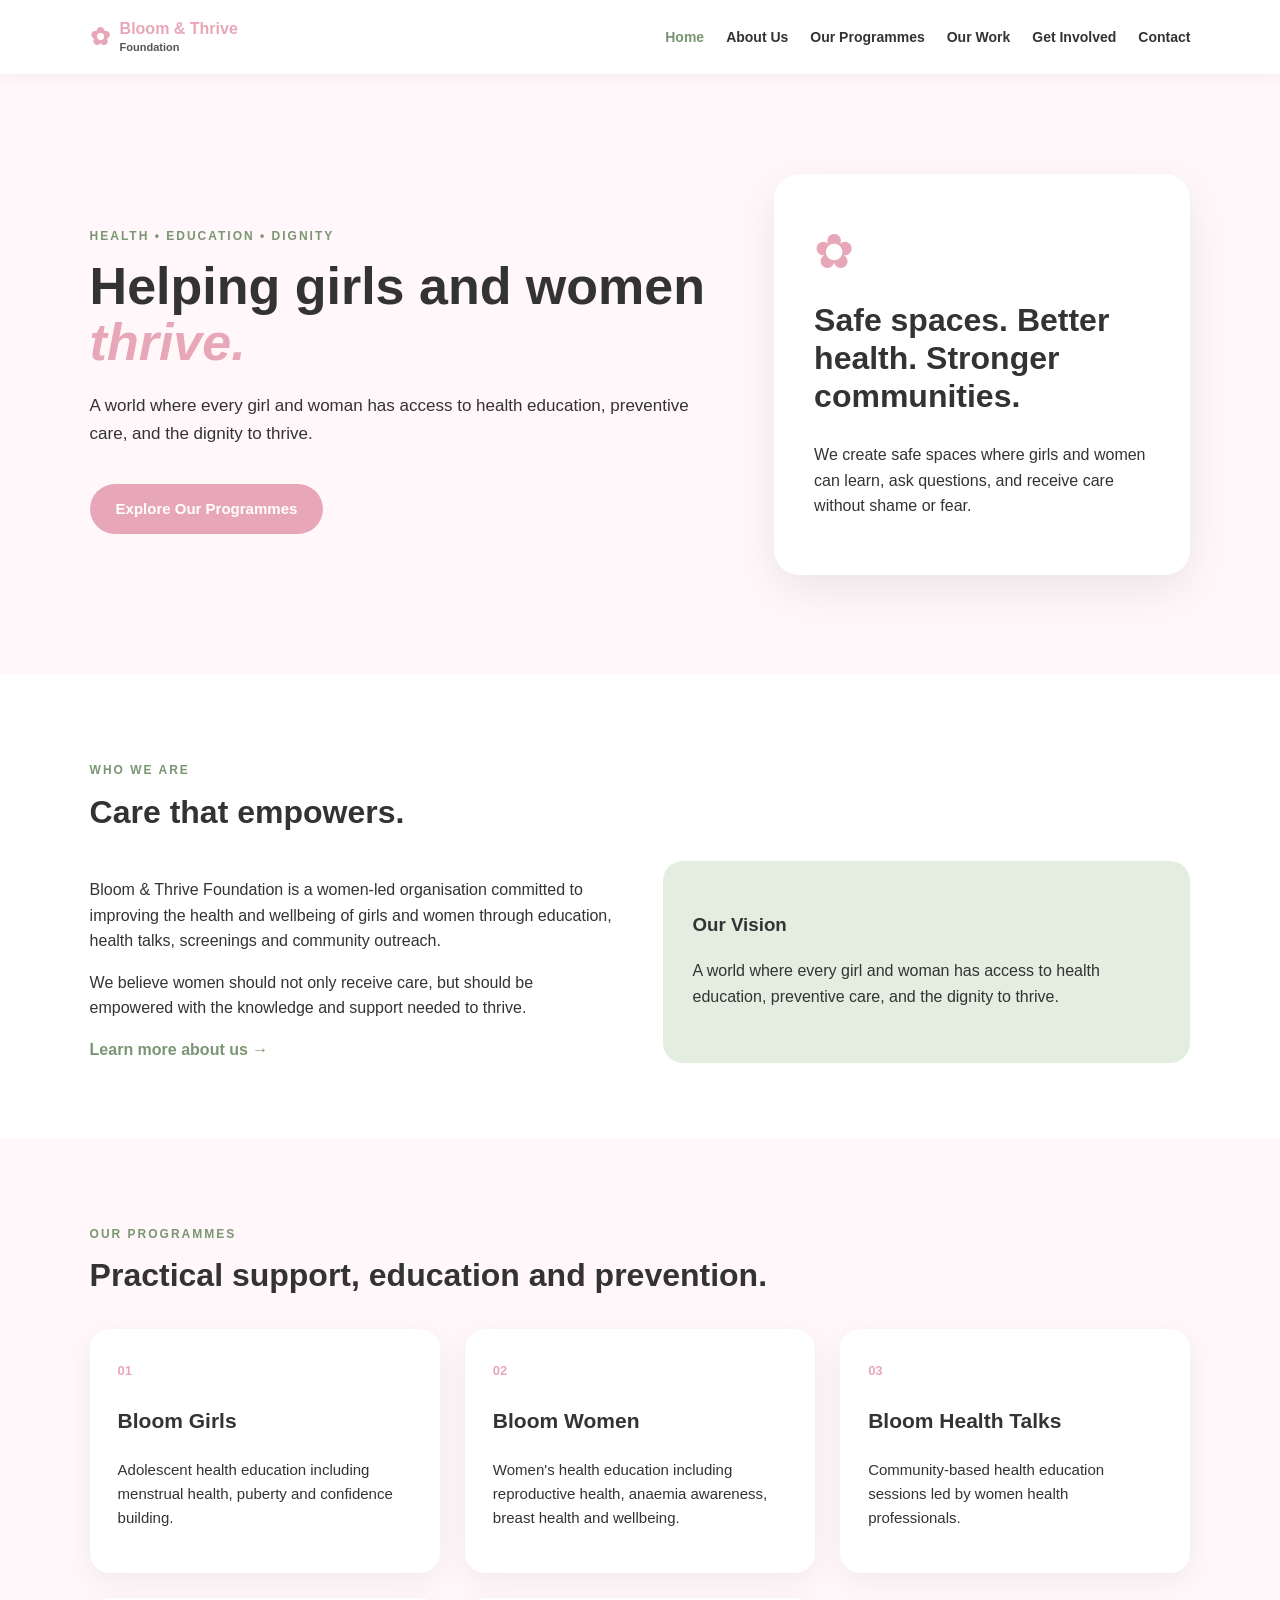
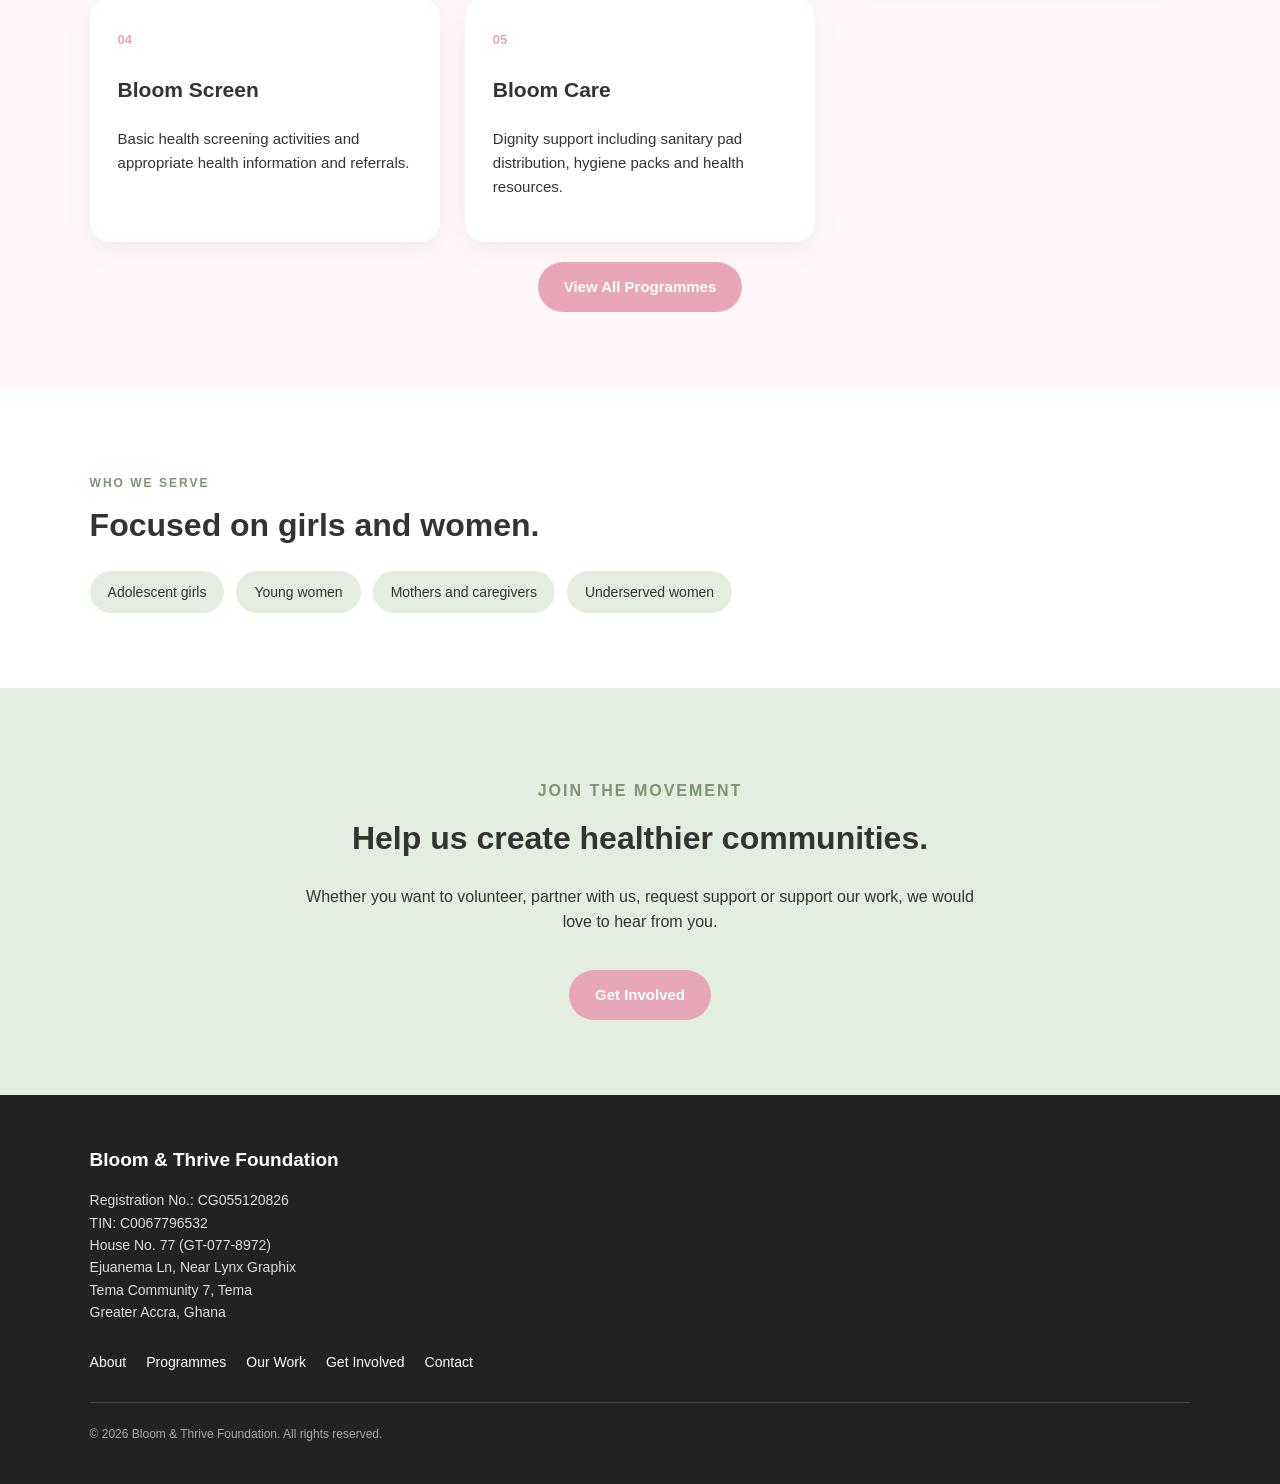
<file: index.html>
<!doctype html>
<html lang="en">
<head>
<meta charset="utf-8">
<meta name="viewport" content="width=device-width, initial-scale=1">

<title>Bloom & Thrive Foundation | Women's Health & Wellbeing in Ghana</title>

<meta name="description" content="Bloom & Thrive Foundation is a women-led organisation in Ghana supporting girls and women through health education, preventive care, screenings and community outreach.">

<link rel="stylesheet" href="style.css">

<link rel="stylesheet"
href="https://cdnjs.cloudflare.com/ajax/libs/font-awesome/6.5.1/css/all.min.css">
</head>

<body>

<header>
  <a class="logo" href="index.html">
    ✿ <span>Bloom & Thrive<br><small>Foundation</small></span>
  </a>

  <nav>
    <a href="index.html" class="active">Home</a>
    <a href="about.html">About Us</a>
    <a href="programmes.html">Our Programmes</a>
    <a href="our-work.html">Our Work</a>
    <a href="get-involved.html">Get Involved</a>
    <a href="contact.html">Contact</a>
  </nav>
</header>


<section class="hero">

  <div>

    <p class="eyebrow">HEALTH • EDUCATION • DIGNITY</p>

    <h1>Helping girls and women <i>thrive.</i></h1>

    <p class="intro">
      A world where every girl and woman has access to health education,
      preventive care, and the dignity to thrive.
    </p>

    <a class="button" href="programmes.html">
      Explore Our Programmes
    </a>

  </div>


  <div class="hero-card">

    <div class="flower">✿</div>

    <h2>Safe spaces. Better health. Stronger communities.</h2>

    <p>
      We create safe spaces where girls and women can learn,
      ask questions, and receive care without shame or fear.
    </p>

  </div>

</section>


<section>

  <p class="eyebrow">WHO WE ARE</p>

  <h2>Care that empowers.</h2>

  <div class="columns">

    <div>

      <p>
        Bloom & Thrive Foundation is a women-led organisation committed
        to improving the health and wellbeing of girls and women through
        education, health talks, screenings and community outreach.
      </p>

      <p>
        We believe women should not only receive care,
        but should be empowered with the knowledge and support
        needed to thrive.
      </p>

      <a class="text-link" href="about.html">
        Learn more about us →
      </a>

    </div>

    <div class="box">

      <h3>Our Vision</h3>

      <p>
        A world where every girl and woman has access to health education,
        preventive care, and the dignity to thrive.
      </p>

    </div>

  </div>

</section>


<section class="pale">

  <p class="eyebrow">OUR PROGRAMMES</p>

  <h2>Practical support, education and prevention.</h2>

  <div class="cards">

    <article>
      <b>01</b>
      <h3>Bloom Girls</h3>
      <p>
        Adolescent health education including menstrual health,
        puberty and confidence building.
      </p>
    </article>

    <article>
      <b>02</b>
      <h3>Bloom Women</h3>
      <p>
        Women's health education including reproductive health,
        anaemia awareness, breast health and wellbeing.
      </p>
    </article>

    <article>
      <b>03</b>
      <h3>Bloom Health Talks</h3>
      <p>
        Community-based health education sessions led by
        women health professionals.
      </p>
    </article>

    <article>
      <b>04</b>
      <h3>Bloom Screen</h3>
      <p>
        Basic health screening activities and appropriate
        health information and referrals.
      </p>
    </article>

    <article>
      <b>05</b>
      <h3>Bloom Care</h3>
      <p>
        Dignity support including sanitary pad distribution,
        hygiene packs and health resources.
      </p>
    </article>

  </div>

  <div class="center-button">

    <a class="button" href="programmes.html">
      View All Programmes
    </a>

  </div>

</section>


<section>

  <p class="eyebrow">WHO WE SERVE</p>

  <h2>Focused on girls and women.</h2>

  <div class="audience">

    <span>Adolescent girls</span>
    <span>Young women</span>
    <span>Mothers and caregivers</span>
    <span>Underserved women</span>

  </div>

</section>


<section class="cta-section">

  <p class="eyebrow">JOIN THE MOVEMENT</p>

  <h2>Help us create healthier communities.</h2>

  <p>
    Whether you want to volunteer, partner with us,
    request support or support our work, we would love to hear from you.
  </p>

  <a class="button" href="get-involved.html">
    Get Involved
  </a>

</section>


<footer>

  <div class="footer-info">

    <strong>Bloom & Thrive Foundation</strong>

    <p>
      Registration No.: CG055120826<br>
      TIN: C0067796532<br>
      House No. 77 (GT-077-8972)<br>
      Ejuanema Ln, Near Lynx Graphix<br>
      Tema Community 7, Tema<br>
      Greater Accra, Ghana
    </p>

  </div>

  <div class="footer-links">

    <a href="about.html">About</a>
    <a href="programmes.html">Programmes</a>
    <a href="our-work.html">Our Work</a>
    <a href="get-involved.html">Get Involved</a>
    <a href="contact.html">Contact</a>

  </div>

  <p class="copyright">
    © 2026 Bloom & Thrive Foundation. All rights reserved.
  </p>

</footer>

</body>
</html>
</file>
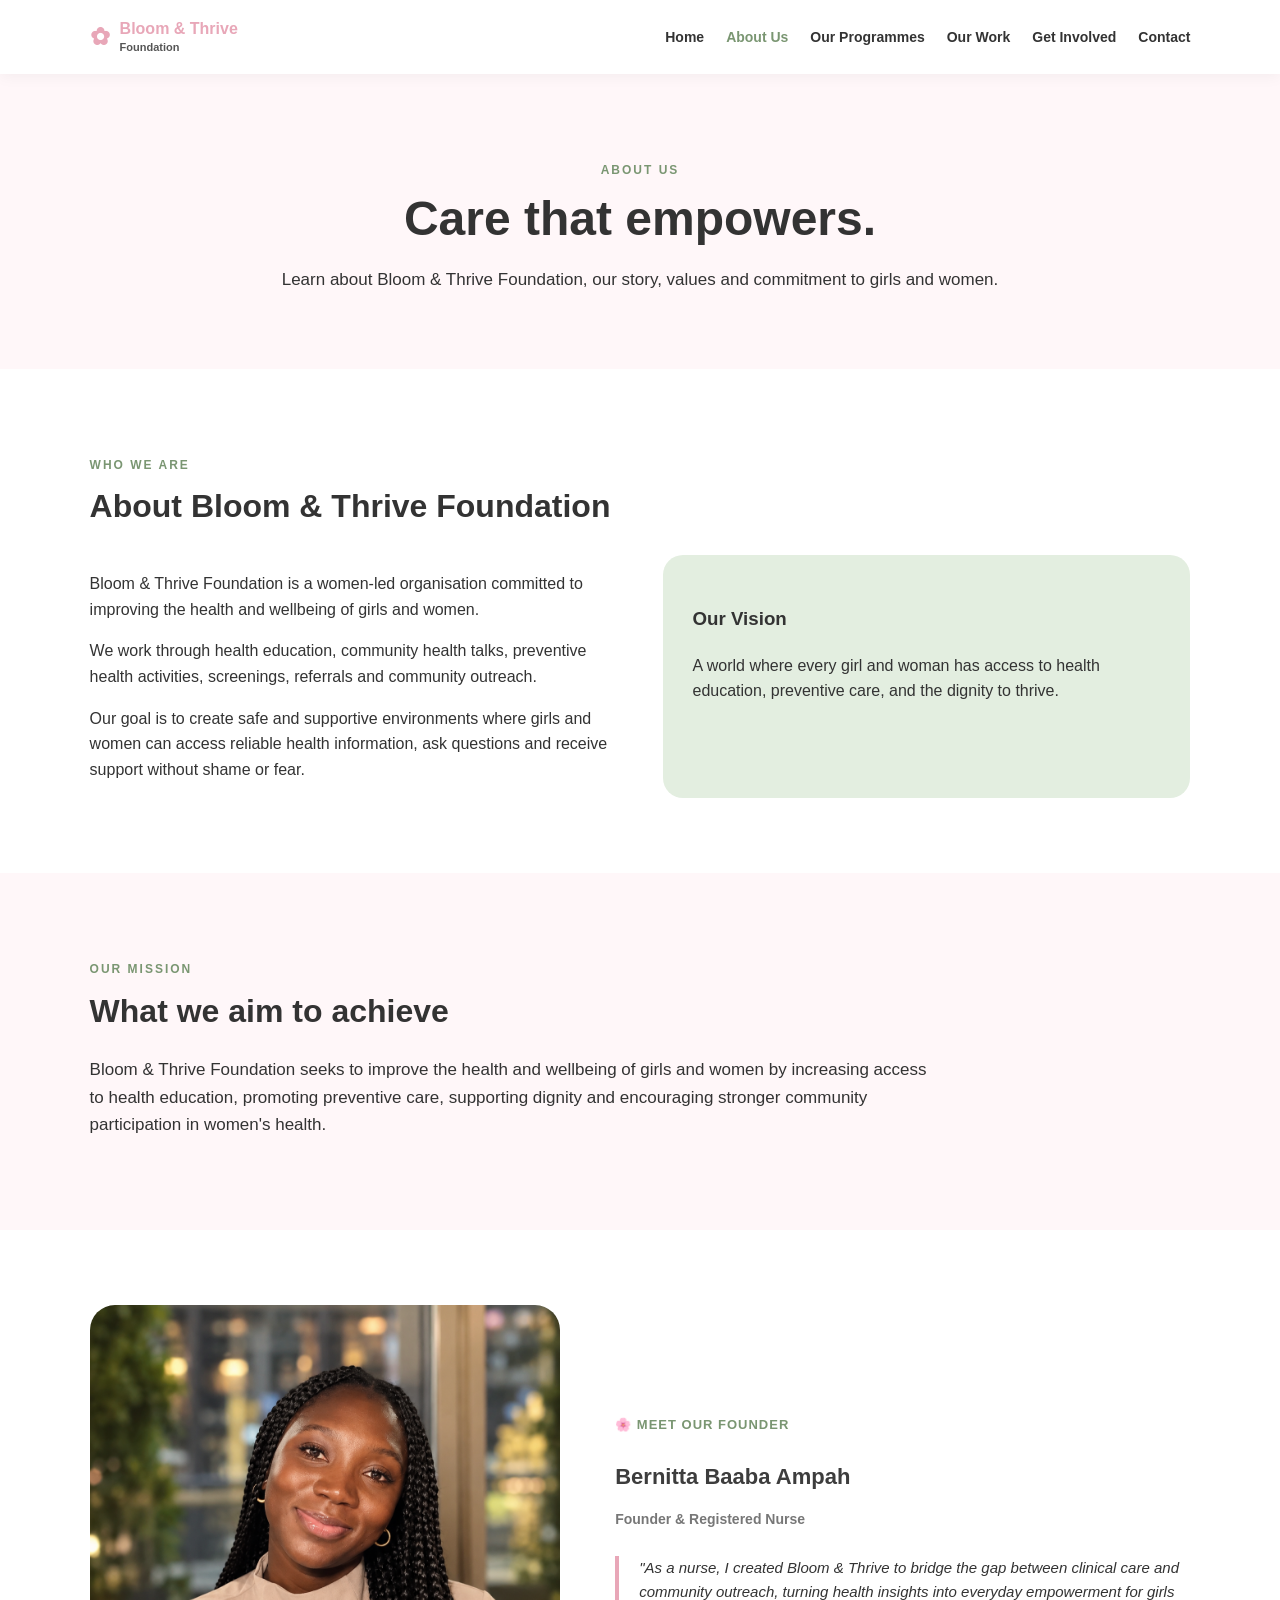
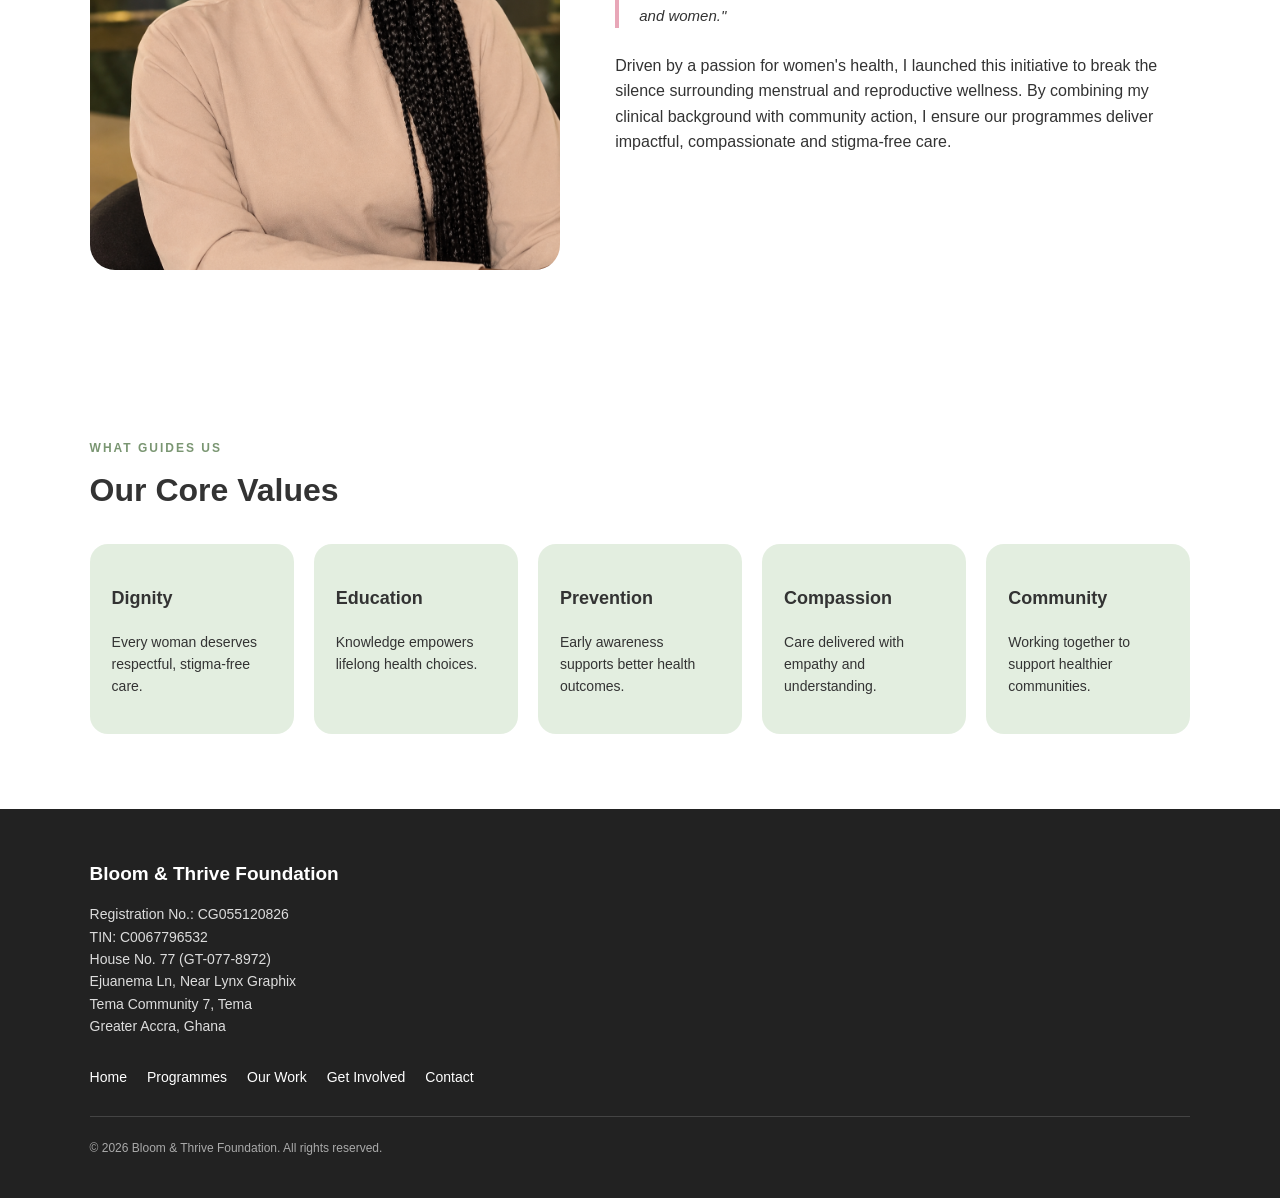
<file: about.html>
<!doctype html>
<html lang="en">
<head>

<meta charset="utf-8">
<meta name="viewport" content="width=device-width, initial-scale=1">

<title>About Us | Bloom & Thrive Foundation</title>

<meta name="description"
content="Learn about Bloom & Thrive Foundation, our mission, vision, values and founder Bernitta Baaba Ampah.">

<link rel="stylesheet" href="style.css">

<link rel="stylesheet"
href="https://cdnjs.cloudflare.com/ajax/libs/font-awesome/6.5.1/css/all.min.css">

</head>

<body>

<header>

<a class="logo" href="index.html">
✿ <span>Bloom & Thrive<br><small>Foundation</small></span>
</a>

<nav>
<a href="index.html">Home</a>
<a href="about.html" class="active">About Us</a>
<a href="programmes.html">Our Programmes</a>
<a href="our-work.html">Our Work</a>
<a href="get-involved.html">Get Involved</a>
<a href="contact.html">Contact</a>
</nav>

</header>


<section class="page-hero">

<p class="eyebrow">ABOUT US</p>

<h1>Care that empowers.</h1>

<p>
Learn about Bloom & Thrive Foundation,
our story, values and commitment to girls and women.
</p>

</section>


<section>

<p class="eyebrow">WHO WE ARE</p>

<h2>About Bloom & Thrive Foundation</h2>

<div class="columns">

<div>

<p>
Bloom & Thrive Foundation is a women-led organisation committed
to improving the health and wellbeing of girls and women.
</p>

<p>
We work through health education, community health talks,
preventive health activities, screenings, referrals and
community outreach.
</p>

<p>
Our goal is to create safe and supportive environments where
girls and women can access reliable health information,
ask questions and receive support without shame or fear.
</p>

</div>

<div class="box">

<h3>Our Vision</h3>

<p>
A world where every girl and woman has access to health education,
preventive care, and the dignity to thrive.
</p>

</div>

</div>

</section>


<section class="pale">

<p class="eyebrow">OUR MISSION</p>

<h2>What we aim to achieve</h2>

<p class="wide-text">

Bloom & Thrive Foundation seeks to improve the health and wellbeing
of girls and women by increasing access to health education,
promoting preventive care, supporting dignity and encouraging
stronger community participation in women's health.

</p>

</section>


<section class="founder-section">

<div class="founder-container">

<div class="founder-image-col">

<img
src="images/5D2BE67D-5EEF-4FD0-BD31-FBAB4EB98CA3.png"
alt="Bernitta Baaba Ampah, Founder of Bloom & Thrive Foundation"
class="founder-img">

</div>


<div class="founder-text-col">

<span class="founder-subtitle">
🌸 MEET OUR FOUNDER
</span>

<p class="founder-name">
Bernitta Baaba Ampah
</p>

<p class="founder-title">
Founder & Registered Nurse
</p>

<blockquote class="founder-quote">

"As a nurse, I created Bloom & Thrive to bridge the gap
between clinical care and community outreach, turning health
insights into everyday empowerment for girls and women."

</blockquote>

<p class="founder-bio">

Driven by a passion for women's health, I launched this initiative
to break the silence surrounding menstrual and reproductive wellness.
By combining my clinical background with community action, I ensure
our programmes deliver impactful, compassionate and stigma-free care.

</p>

</div>

</div>

</section>


<section>

<p class="eyebrow">WHAT GUIDES US</p>

<h2>Our Core Values</h2>

<div class="values">

<div>
<h3>Dignity</h3>
<p>Every woman deserves respectful, stigma-free care.</p>
</div>

<div>
<h3>Education</h3>
<p>Knowledge empowers lifelong health choices.</p>
</div>

<div>
<h3>Prevention</h3>
<p>Early awareness supports better health outcomes.</p>
</div>

<div>
<h3>Compassion</h3>
<p>Care delivered with empathy and understanding.</p>
</div>

<div>
<h3>Community</h3>
<p>Working together to support healthier communities.</p>
</div>

</div>

</section>


<footer>

<div class="footer-info">

<strong>Bloom & Thrive Foundation</strong>

<p>
Registration No.: CG055120826<br>
TIN: C0067796532<br>
House No. 77 (GT-077-8972)<br>
Ejuanema Ln, Near Lynx Graphix<br>
Tema Community 7, Tema<br>
Greater Accra, Ghana
</p>

</div>

<div class="footer-links">

<a href="index.html">Home</a>
<a href="programmes.html">Programmes</a>
<a href="our-work.html">Our Work</a>
<a href="get-involved.html">Get Involved</a>
<a href="contact.html">Contact</a>

</div>

<p class="copyright">
© 2026 Bloom & Thrive Foundation. All rights reserved.
</p>

</footer>

</body>
</html>
</file>
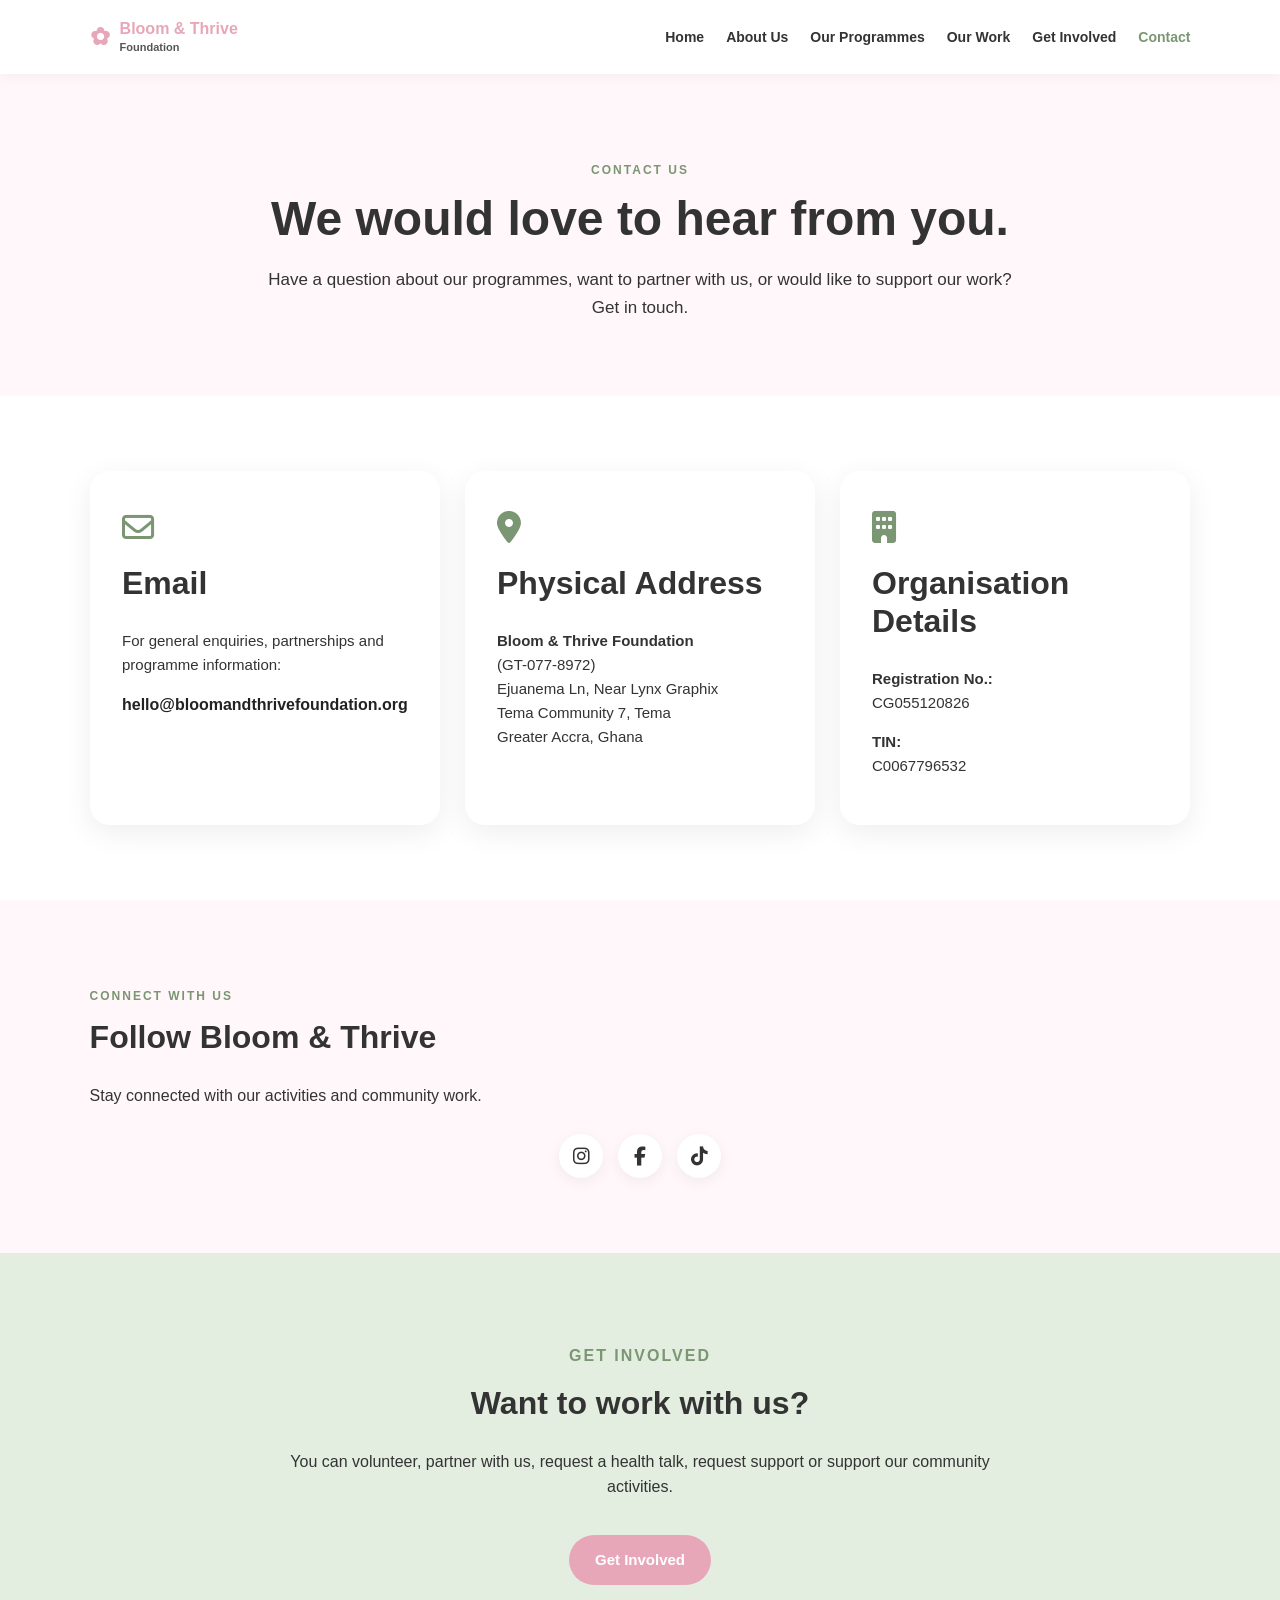
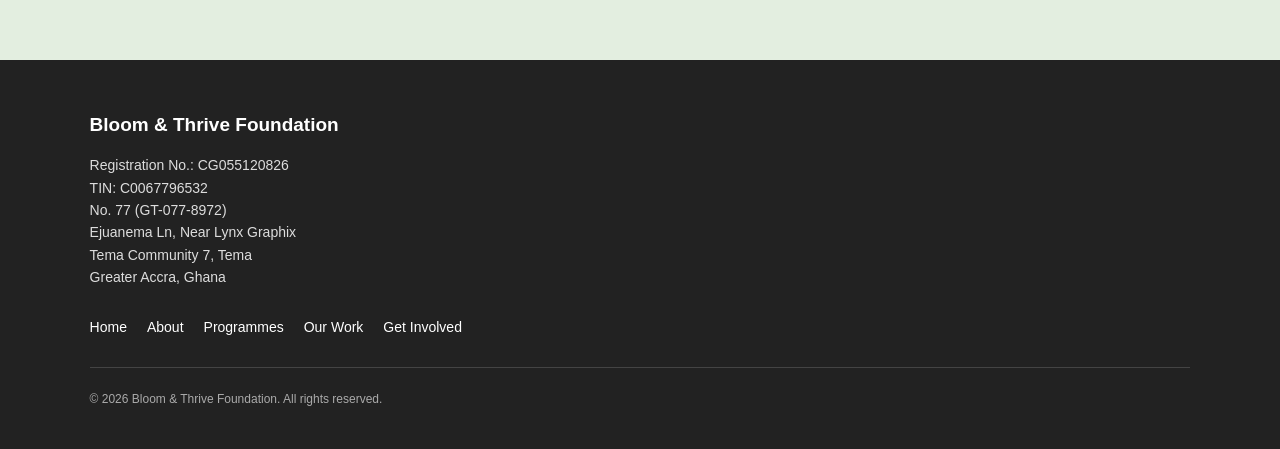
<file: contact.html>
<!doctype html>
<html lang="en">
<head>

<meta charset="utf-8">
<meta name="viewport" content="width=device-width, initial-scale=1">

<title>Contact Us | Bloom & Thrive Foundation</title>

<meta name="description"
content="Contact Bloom & Thrive Foundation in Tema, Greater Accra, Ghana.">

<link rel="stylesheet" href="style.css">

<link rel="stylesheet"
href="https://cdnjs.cloudflare.com/ajax/libs/font-awesome/6.5.1/css/all.min.css">

</head>

<body>

<header>

<a class="logo" href="index.html">
✿ <span>Bloom & Thrive<br><small>Foundation</small></span>
</a>

<nav>
<a href="index.html">Home</a>
<a href="about.html">About Us</a>
<a href="programmes.html">Our Programmes</a>
<a href="our-work.html">Our Work</a>
<a href="get-involved.html">Get Involved</a>
<a href="contact.html" class="active">Contact</a>
</nav>

</header>


<section class="page-hero">

<p class="eyebrow">CONTACT US</p>

<h1>We would love to hear from you.</h1>

<p>
Have a question about our programmes, want to partner with us,
or would like to support our work? Get in touch.
</p>

</section>


<section>

<div class="contact-grid">


<div class="contact-card">

<div class="contact-icon">
<i class="fa-regular fa-envelope"></i>
</div>

<h2>Email</h2>

<p>
For general enquiries, partnerships and programme information:
</p>

<a
href="mailto:hello@bloomandthrivefoundation.org"
class="email-link">

hello@bloomandthrivefoundation.org

</a>

</div>


<div class="contact-card">

<div class="contact-icon">
<i class="fa-solid fa-location-dot"></i>
</div>

<h2>Physical Address</h2>

<p>

<strong>Bloom & Thrive Foundation</strong><br>

 (GT-077-8972)<br>

Ejuanema Ln, Near Lynx Graphix<br>

Tema Community 7, Tema<br>

Greater Accra, Ghana

</p>

</div>


<div class="contact-card">

<div class="contact-icon">
<i class="fa-solid fa-building"></i>
</div>

<h2>Organisation Details</h2>

<p>

<strong>Registration No.:</strong><br>
CG055120826

</p>

<p>

<strong>TIN:</strong><br>
C0067796532

</p>

</div>

</div>

</section>


<section class="pale">

<p class="eyebrow">CONNECT WITH US</p>

<h2>Follow Bloom & Thrive</h2>

<p>
Stay connected with our activities and community work.
</p>


<div class="social-links">

<a
href="https://www.instagram.com/bloomandthrivefoundation"
target="_blank"
rel="noopener noreferrer"
class="social-icon"
aria-label="Instagram">

<i class="fa-brands fa-instagram"></i>

</a>


<a
href="https://www.facebook.com/share/1Dbghth14x/"
target="_blank"
rel="noopener noreferrer"
class="social-icon"
aria-label="Facebook">

<i class="fa-brands fa-facebook-f"></i>

</a>


<a
href="https://www.tiktok.com/@bloomandthrivefoundation"
target="_blank"
rel="noopener noreferrer"
class="social-icon"
aria-label="TikTok">

<i class="fa-brands fa-tiktok"></i>

</a>

</div>

</section>


<section class="cta-section">

<p class="eyebrow">GET INVOLVED</p>

<h2>Want to work with us?</h2>

<p>
You can volunteer, partner with us, request a health talk,
request support or support our community activities.
</p>

<a class="button" href="get-involved.html">
Get Involved
</a>

</section>


<footer>

<div class="footer-info">

<strong>Bloom & Thrive Foundation</strong>

<p>
Registration No.: CG055120826<br>
TIN: C0067796532<br>
No. 77 (GT-077-8972)<br>
Ejuanema Ln, Near Lynx Graphix<br>
Tema Community 7, Tema<br>
Greater Accra, Ghana
</p>

</div>

<div class="footer-links">

<a href="index.html">Home</a>
<a href="about.html">About</a>
<a href="programmes.html">Programmes</a>
<a href="our-work.html">Our Work</a>
<a href="get-involved.html">Get Involved</a>

</div>

<p class="copyright">
© 2026 Bloom & Thrive Foundation. All rights reserved.
</p>

</footer>

</body>
</html>
</file>
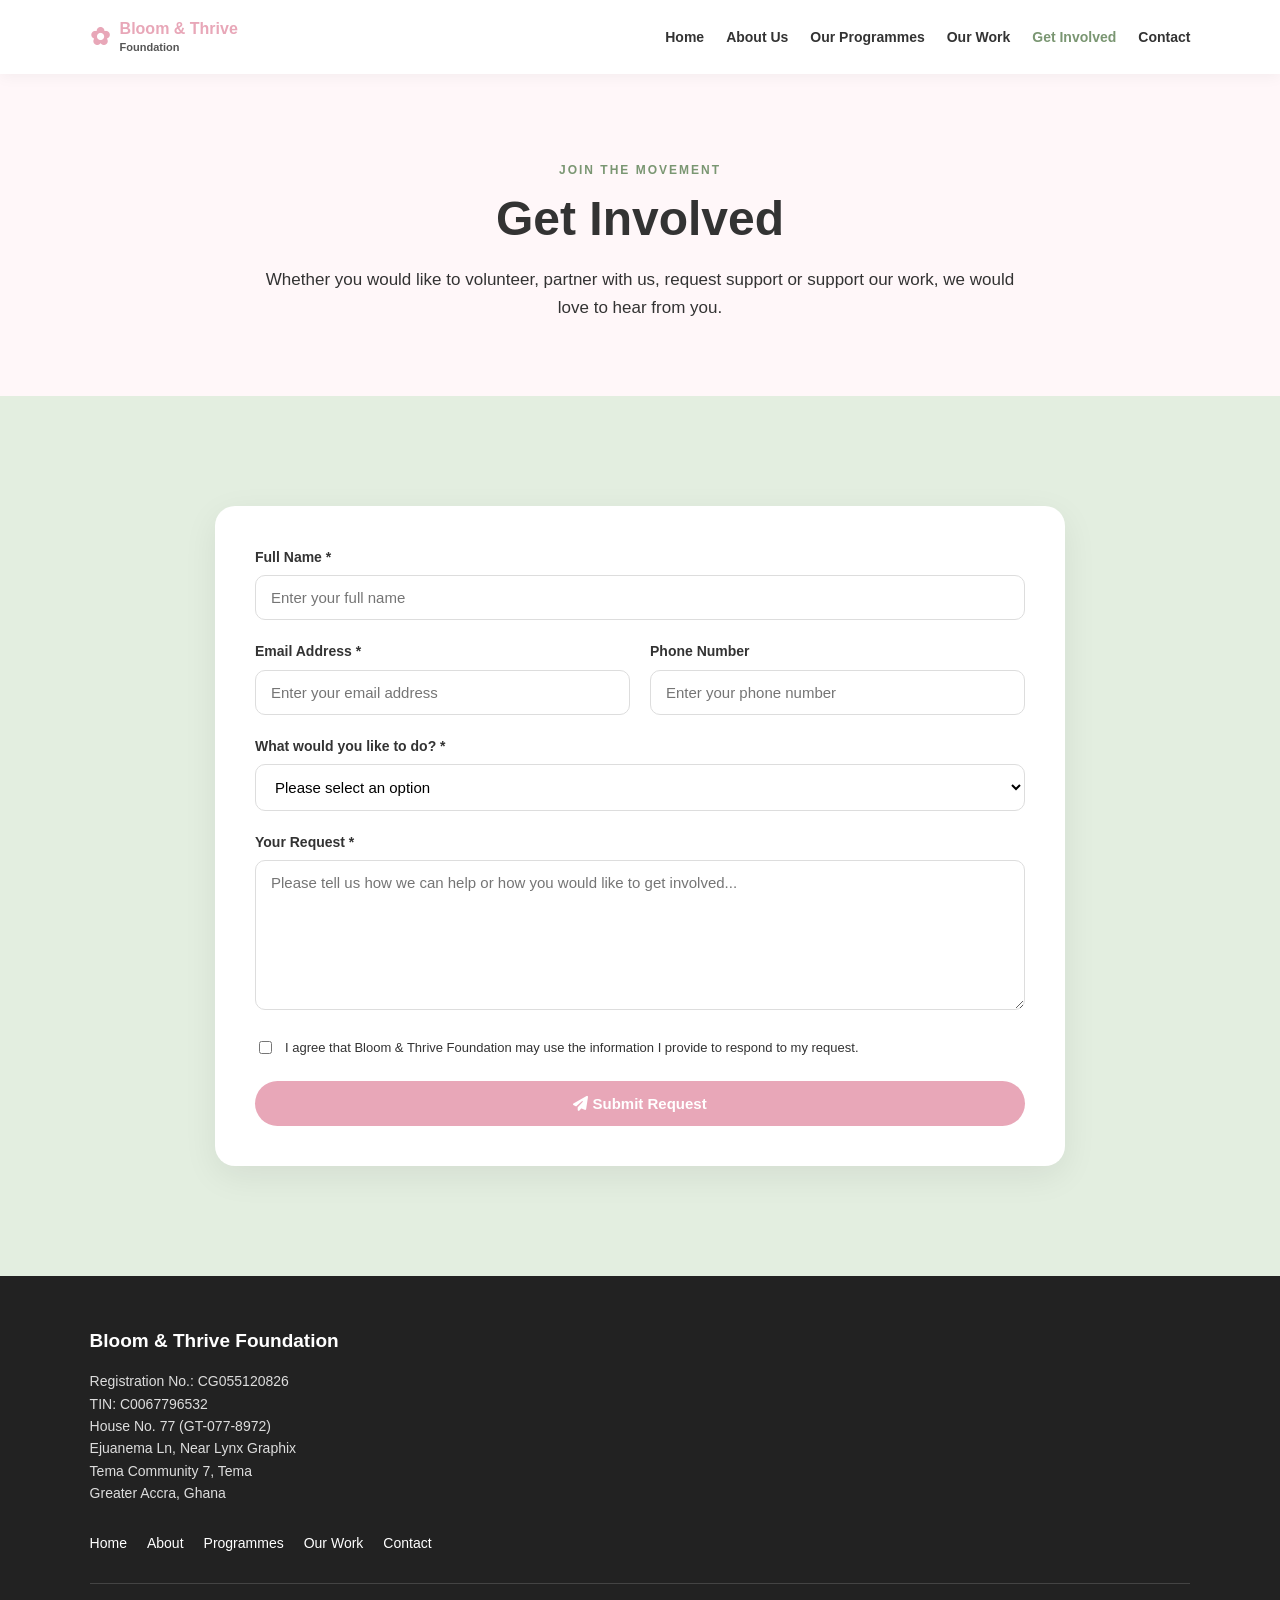
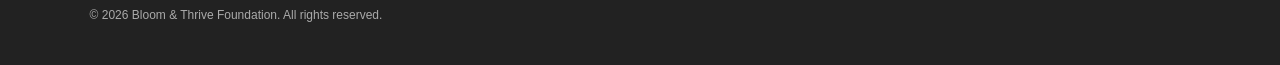
<file: get-involved.html>
<!doctype html>
<html lang="en">
<head>

<meta charset="utf-8">
<meta name="viewport" content="width=device-width, initial-scale=1">

<title>Get Involved | Bloom & Thrive Foundation</title>

<meta name="description"
content="Volunteer, partner with, support or request support from Bloom & Thrive Foundation.">

<link rel="stylesheet" href="style.css">

<link rel="stylesheet"
href="https://cdnjs.cloudflare.com/ajax/libs/font-awesome/6.5.1/css/all.min.css">

</head>

<body>

<header>

<a class="logo" href="index.html">
✿ <span>Bloom & Thrive<br><small>Foundation</small></span>
</a>

<nav>
<a href="index.html">Home</a>
<a href="about.html">About Us</a>
<a href="programmes.html">Our Programmes</a>
<a href="our-work.html">Our Work</a>
<a href="get-involved.html" class="active">Get Involved</a>
<a href="contact.html">Contact</a>
</nav>

</header>


<section class="page-hero">

<p class="eyebrow">JOIN THE MOVEMENT</p>

<h1>Get Involved</h1>

<p>
Whether you would like to volunteer, partner with us,
request support or support our work, we would love to hear from you.
</p>

</section>


<section class="combined-contact-section">

<div class="request-form-container">

<form id="getInvolvedForm"
action="https://formspree.io/f/xljdjdrp"
method="POST">


<div class="form-group">

<label for="name">
Full Name *
</label>

<input
type="text"
id="name"
name="name"
placeholder="Enter your full name"
autocomplete="name"
required>

</div>


<div class="form-row">

<div class="form-group">

<label for="email">
Email Address *
</label>

<input
type="email"
id="email"
name="email"
placeholder="Enter your email address"
autocomplete="email"
required>

</div>


<div class="form-group">

<label for="phone">
Phone Number
</label>

<input
type="tel"
id="phone"
name="phone"
placeholder="Enter your phone number"
autocomplete="tel">

</div>

</div>


<div class="form-group">

<label for="requestType">
What would you like to do? *
</label>

<select
id="requestType"
name="request_type"
required>

<option value="" disabled selected>
Please select an option
</option>

<option value="Request Support">
Request Support
</option>

<option value="Volunteer">
Volunteer With Us
</option>

<option value="Partnership">
Partner With Us
</option>

<option value="Donation">
Support / Donate
</option>

<option value="Community Programme">
Community Programme Enquiry
</option>

<option value="Health Talk">
Request a Health Talk
</option>

<option value="Other">
Other
</option>

</select>

</div>


<div class="form-group">

<label for="message">
Your Request *
</label>

<textarea
id="message"
name="message"
rows="6"
placeholder="Please tell us how we can help or how you would like to get involved..."
required></textarea>

</div>


<div class="form-consent">

<label>

<input
type="checkbox"
name="consent"
value="I agree that Bloom & Thrive Foundation may use the information I provide to respond to my request."
required>

<span>
I agree that Bloom & Thrive Foundation may use the information
I provide to respond to my request.
</span>

</label>

</div>


<button
type="submit"
class="request-submit-btn">

<i class="fa-solid fa-paper-plane"></i>
Submit Request

</button>

</form>


<div
id="formSuccess"
class="form-success"
style="display:none;">

<div class="success-icon">
<i class="fa-solid fa-circle-check"></i>
</div>

<h3>Request Submitted!</h3>

<p>
Thank you for contacting Bloom & Thrive Foundation.
We have received your request and someone from our team
will get back to you as soon as possible.
</p>

<button
type="button"
onclick="resetRequestForm()"
class="submit-another-btn">

Submit Another Request

</button>

</div>

</div>

</section>


<footer>

<div class="footer-info">

<strong>Bloom & Thrive Foundation</strong>

<p>
Registration No.: CG055120826<br>
TIN: C0067796532<br>
House No. 77 (GT-077-8972)<br>
Ejuanema Ln, Near Lynx Graphix<br>
Tema Community 7, Tema<br>
Greater Accra, Ghana
</p>

</div>

<div class="footer-links">

<a href="index.html">Home</a>
<a href="about.html">About</a>
<a href="programmes.html">Programmes</a>
<a href="our-work.html">Our Work</a>
<a href="contact.html">Contact</a>

</div>

<p class="copyright">
© 2026 Bloom & Thrive Foundation. All rights reserved.
</p>

</footer>


<script>

const getInvolvedForm =
document.getElementById("getInvolvedForm");

const formSuccess =
document.getElementById("formSuccess");


getInvolvedForm.addEventListener(
"submit",
async function(event) {

event.preventDefault();

const submitButton =
getInvolvedForm.querySelector(
".request-submit-btn"
);

submitButton.disabled = true;

submitButton.innerHTML =
'<i class="fa-solid fa-spinner fa-spin"></i> Submitting...';

const formData =
new FormData(getInvolvedForm);

try {

const response =
await fetch(
getInvolvedForm.action,
{
method: "POST",
body: formData,
headers: {
"Accept": "application/json"
}
}
);

if (response.ok) {

getInvolvedForm.style.display = "none";

formSuccess.style.display = "block";

formSuccess.scrollIntoView({
behavior: "smooth",
block: "center"
});

} else {

alert(
"There was a problem submitting your request. Please try again."
);

submitButton.disabled = false;

submitButton.innerHTML =
'<i class="fa-solid fa-paper-plane"></i> Submit Request';

}

} catch (error) {

alert(
"There was a problem submitting your request. Please check your internet connection and try again."
);

submitButton.disabled = false;

submitButton.innerHTML =
'<i class="fa-solid fa-paper-plane"></i> Submit Request';

}

});


function resetRequestForm() {

getInvolvedForm.reset();

formSuccess.style.display = "none";

getInvolvedForm.style.display = "block";

const submitButton =
getInvolvedForm.querySelector(
".request-submit-btn"
);

submitButton.disabled = false;

submitButton.innerHTML =
'<i class="fa-solid fa-paper-plane"></i> Submit Request';

getInvolvedForm.scrollIntoView({
behavior: "smooth",
block: "center"
});

}

</script>

</body>
</html>
</file>
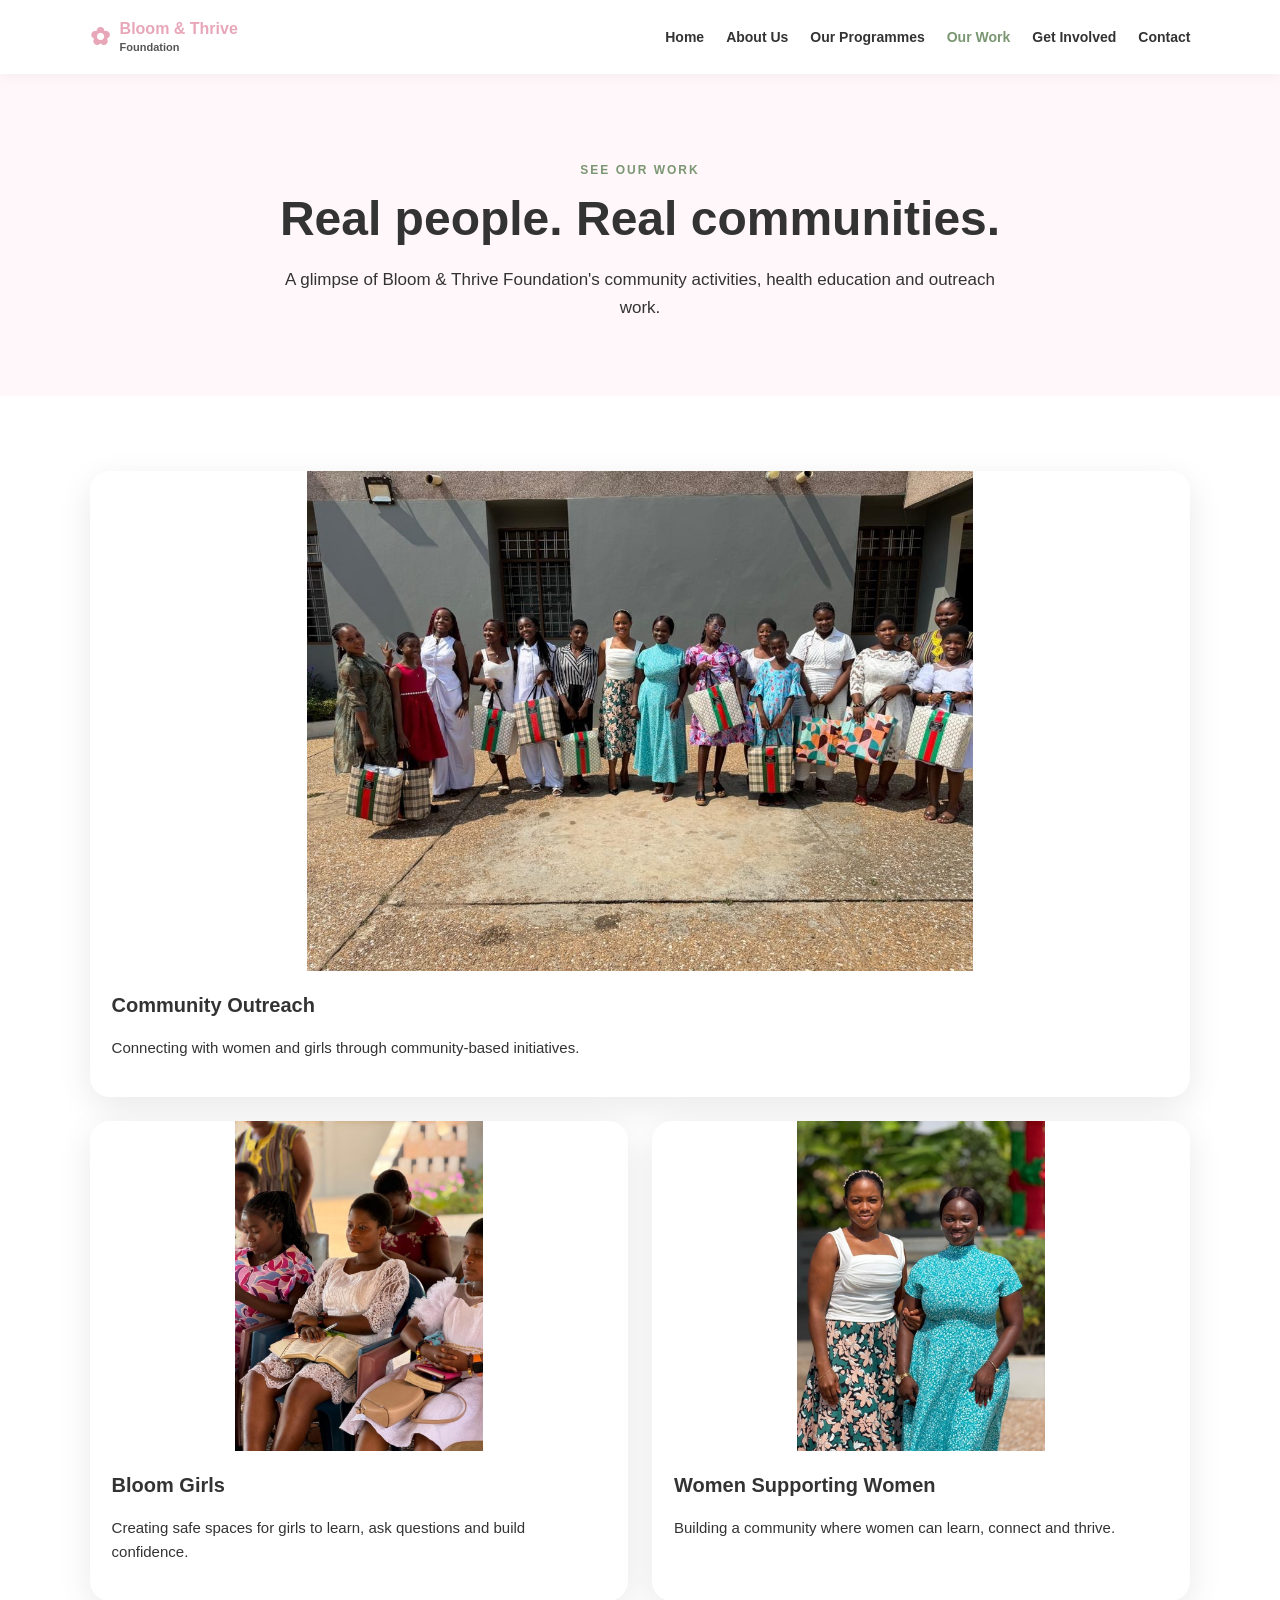
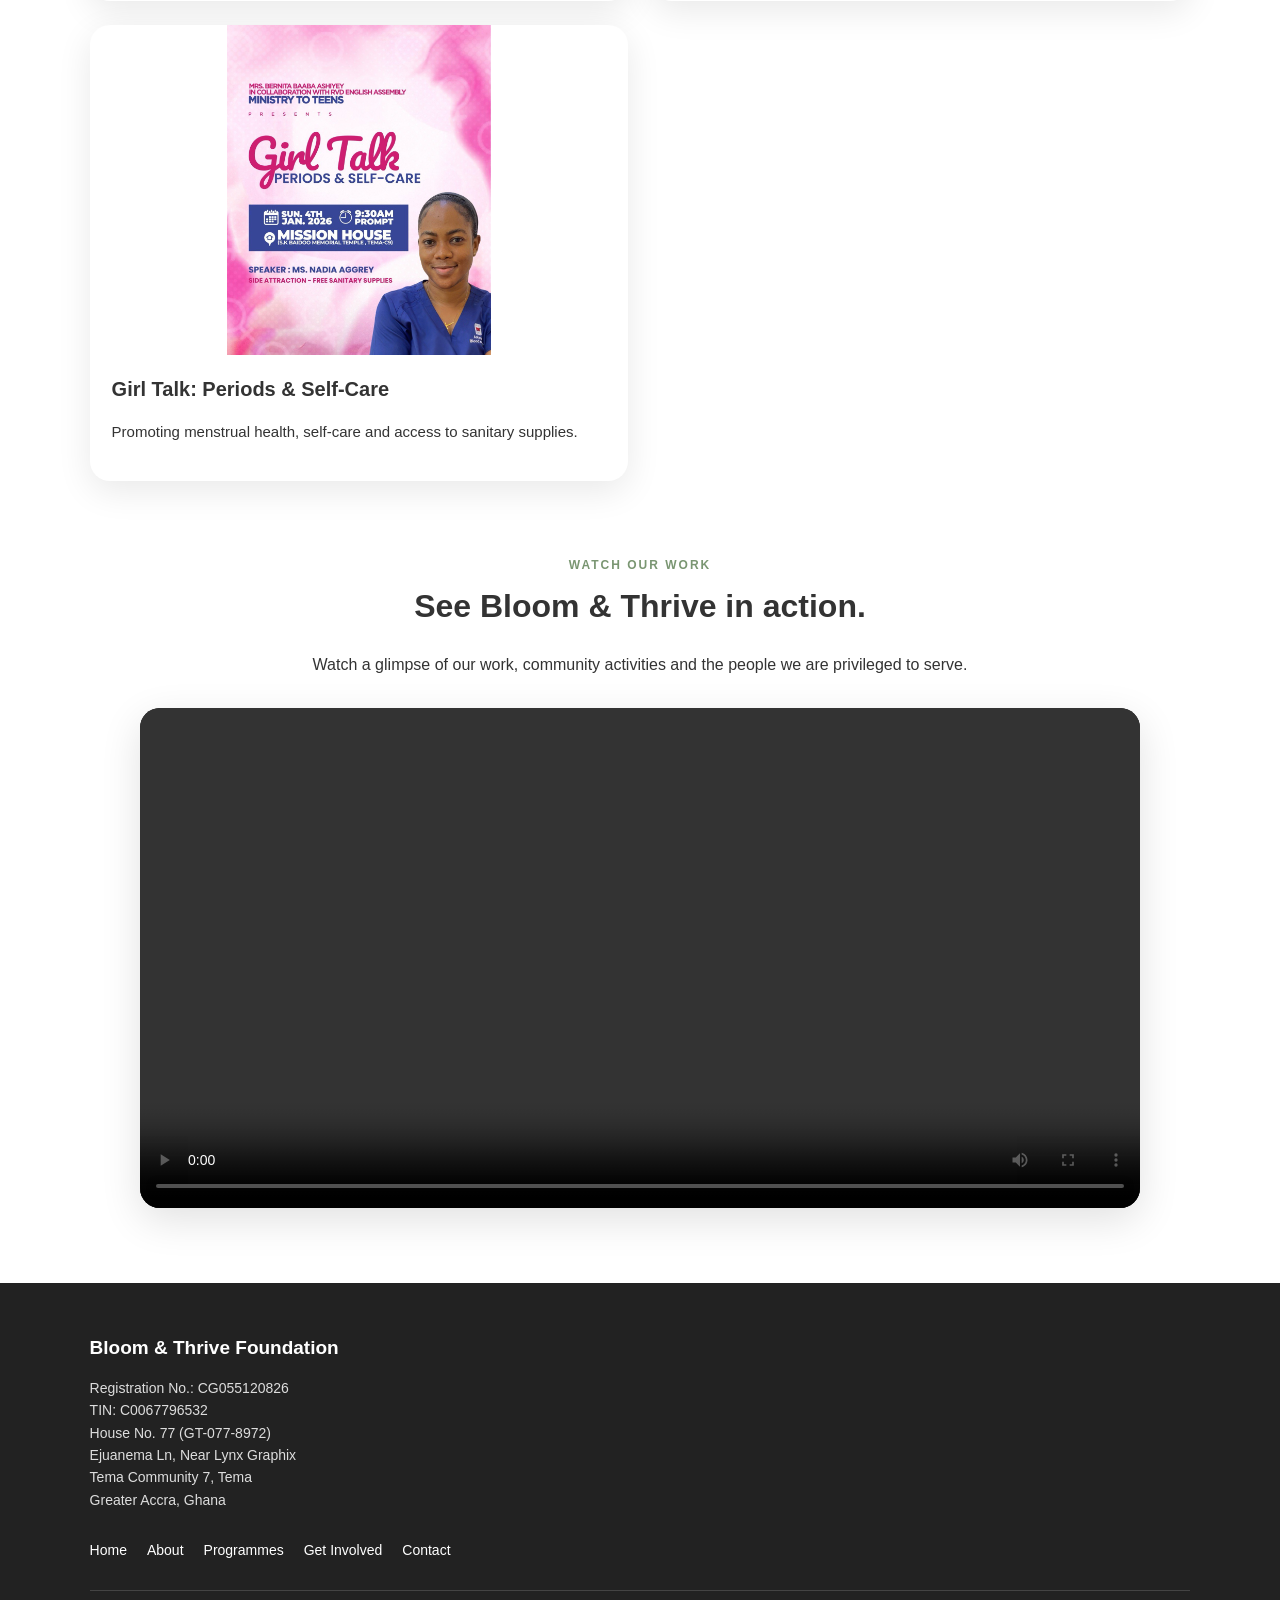
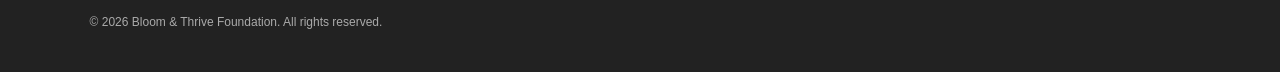
<file: our-work.html>
<!doctype html>
<html lang="en">
<head>

<meta charset="utf-8">
<meta name="viewport" content="width=device-width, initial-scale=1">

<title>Our Work | Bloom & Thrive Foundation</title>

<meta name="description"
content="See Bloom & Thrive Foundation's community outreach, girls' health education and women's health activities in Ghana.">

<link rel="stylesheet" href="style.css">

<link rel="stylesheet"
href="https://cdnjs.cloudflare.com/ajax/libs/font-awesome/6.5.1/css/all.min.css">

</head>

<body>

<header>

<a class="logo" href="index.html">
✿ <span>Bloom & Thrive<br><small>Foundation</small></span>
</a>

<nav>
<a href="index.html">Home</a>
<a href="about.html">About Us</a>
<a href="programmes.html">Our Programmes</a>
<a href="our-work.html" class="active">Our Work</a>
<a href="get-involved.html">Get Involved</a>
<a href="contact.html">Contact</a>
</nav>

</header>


<section class="page-hero">

<p class="eyebrow">SEE OUR WORK</p>

<h1>Real people. Real communities.</h1>

<p>
A glimpse of Bloom & Thrive Foundation's community activities,
health education and outreach work.
</p>

</section>


<section class="work-gallery">

<div class="gallery-grid">


<article class="gallery-item gallery-feature">

<img
src="images/community-outreach.jpg"
alt="Bloom & Thrive Foundation community outreach">

<div class="gallery-caption">

<h3>Community Outreach</h3>

<p>
Connecting with women and girls through
community-based initiatives.
</p>

</div>

</article>


<article class="gallery-item">

<img
src="images/bloom-girls.jpg"
alt="Girls participating in a Bloom & Thrive Foundation session">

<div class="gallery-caption">

<h3>Bloom Girls</h3>

<p>
Creating safe spaces for girls to learn,
ask questions and build confidence.
</p>

</div>

</article>


<article class="gallery-item">

<img
src="images/women-supporting-women.jpg"
alt="Women supporting women through Bloom & Thrive Foundation">

<div class="gallery-caption">

<h3>Women Supporting Women</h3>

<p>
Building a community where women can learn,
connect and thrive.
</p>

</div>

</article>


<article class="gallery-item">

<img
src="images/girl-talk.jpg"
alt="Girl Talk periods and self-care health education event">

<div class="gallery-caption">

<h3>Girl Talk: Periods & Self-Care</h3>

<p>
Promoting menstrual health, self-care and
access to sanitary supplies.
</p>

</div>

</article>


</div>


<div class="work-video">

<p class="eyebrow">WATCH OUR WORK</p>

<h2>See Bloom & Thrive in action.</h2>

<p>
Watch a glimpse of our work, community activities
and the people we are privileged to serve.
</p>

<div class="video-frame">

<video controls playsinline preload="metadata">

<source
src="videos/bloom-thrive-community.mp4"
type="video/mp4">

Your browser does not support video playback.

</video>

</div>

</div>

</section>


<footer>

<div class="footer-info">

<strong>Bloom & Thrive Foundation</strong>

<p>
Registration No.: CG055120826<br>
TIN: C0067796532<br>
House No. 77 (GT-077-8972)<br>
Ejuanema Ln, Near Lynx Graphix<br>
Tema Community 7, Tema<br>
Greater Accra, Ghana
</p>

</div>

<div class="footer-links">

<a href="index.html">Home</a>
<a href="about.html">About</a>
<a href="programmes.html">Programmes</a>
<a href="get-involved.html">Get Involved</a>
<a href="contact.html">Contact</a>

</div>

<p class="copyright">
© 2026 Bloom & Thrive Foundation. All rights reserved.
</p>

</footer>

</body>
</html>
</file>
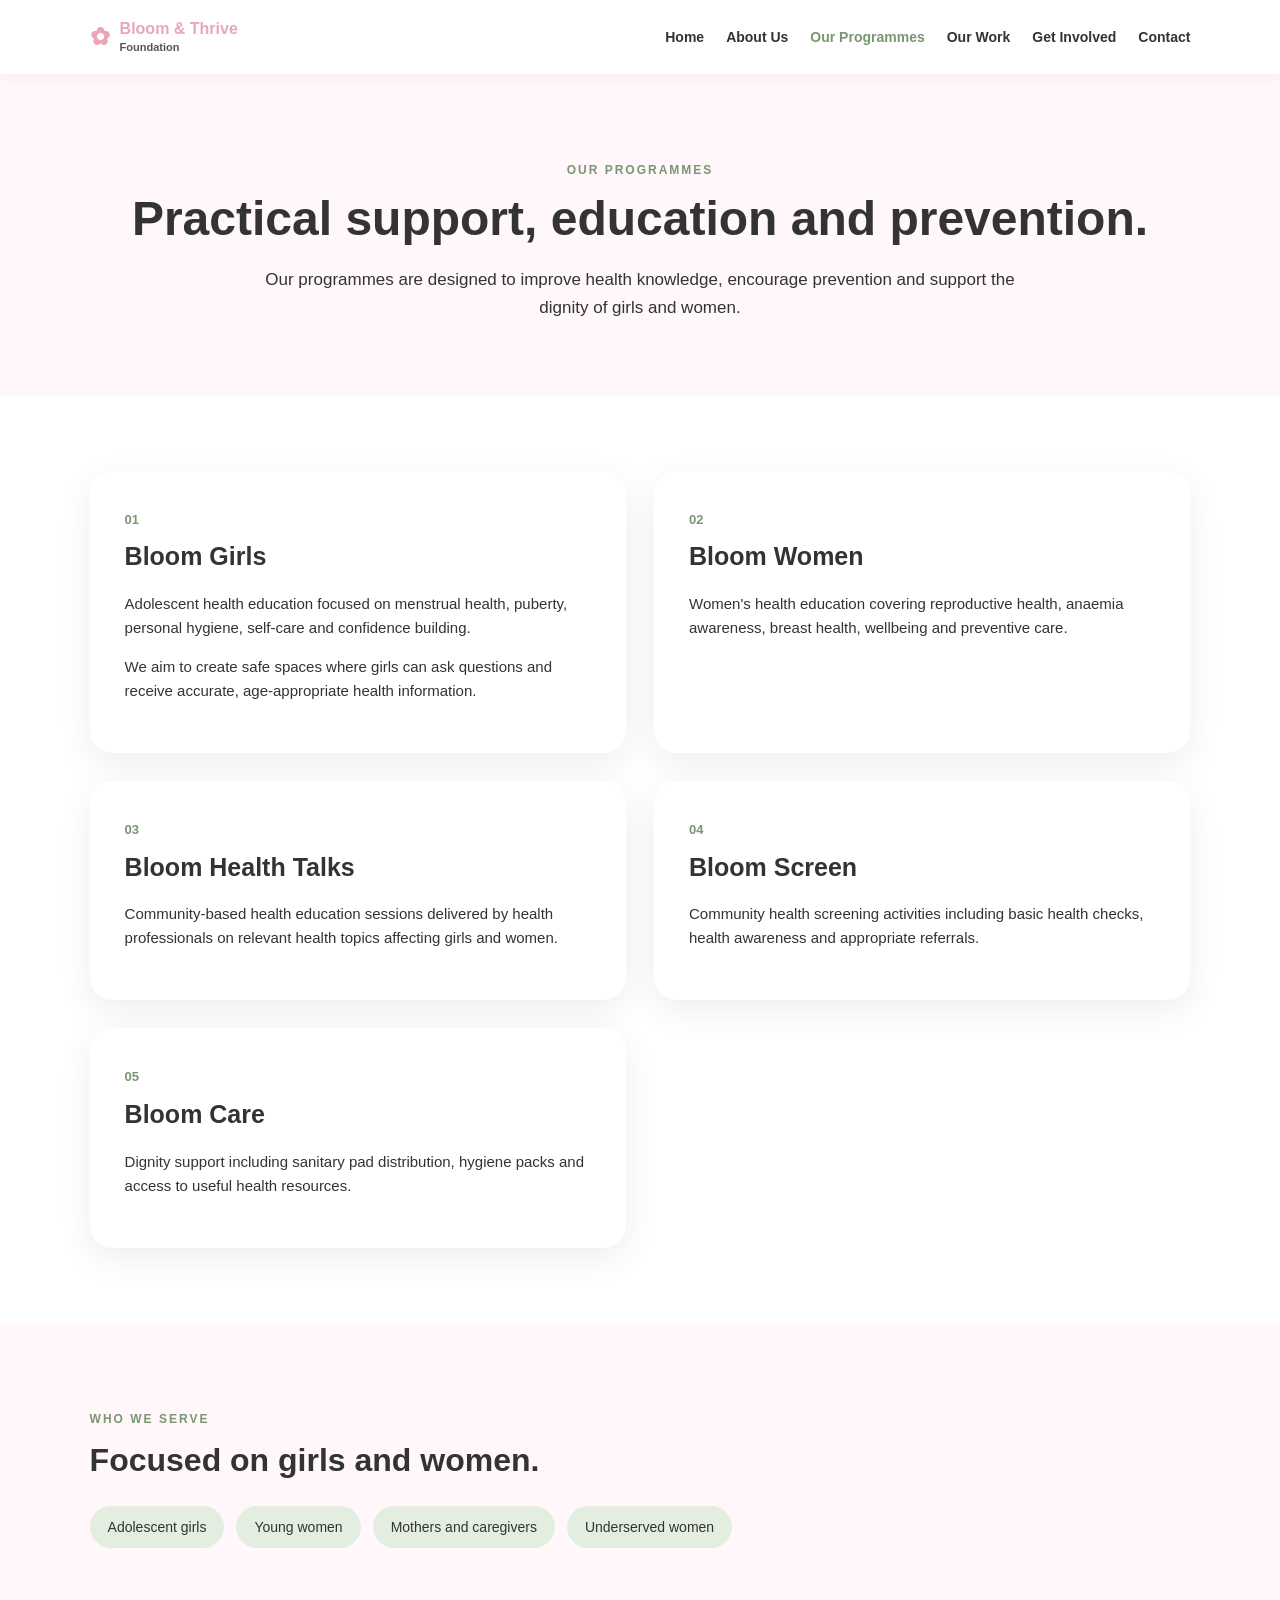
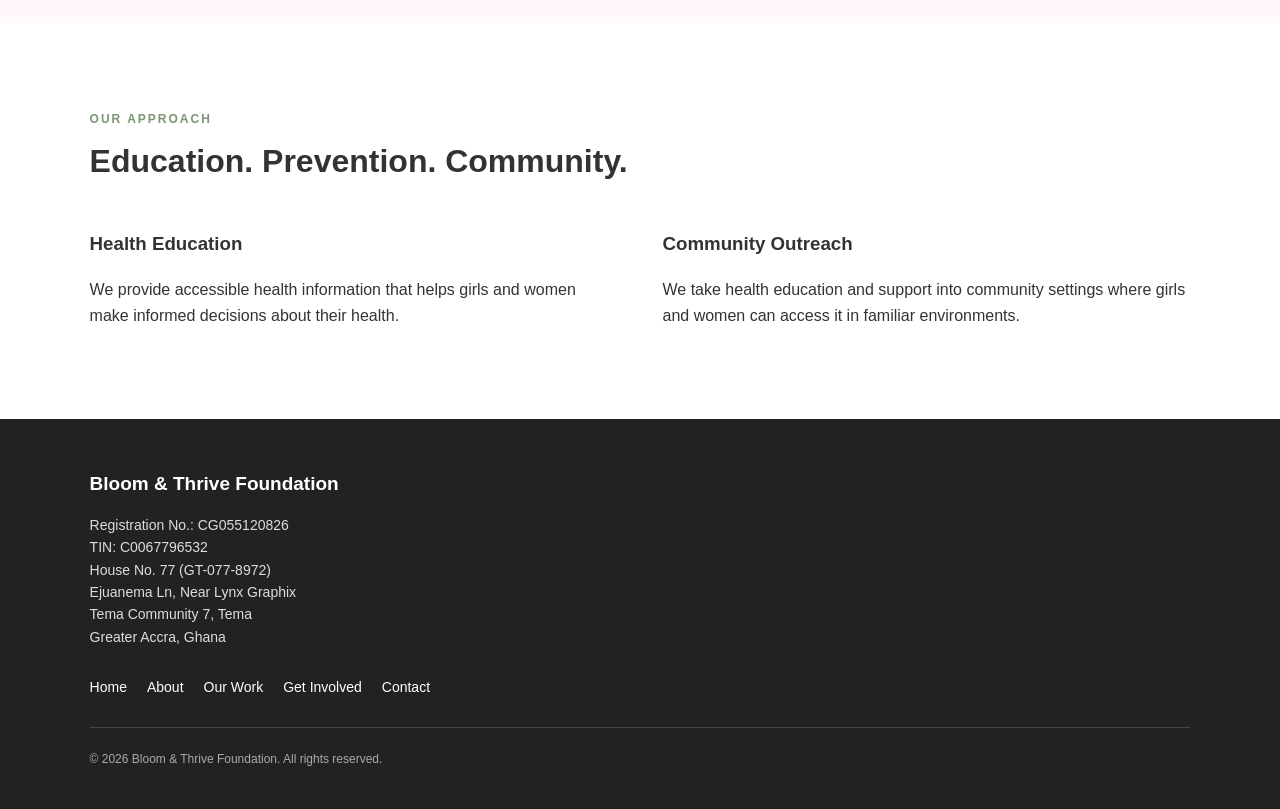
<file: programmes.html>
<!doctype html>
<html lang="en">
<head>

<meta charset="utf-8">
<meta name="viewport" content="width=device-width, initial-scale=1">

<title>Our Programmes | Bloom & Thrive Foundation</title>

<meta name="description"
content="Explore Bloom & Thrive Foundation's programmes supporting girls and women through health education, screenings, outreach and dignity support.">

<link rel="stylesheet" href="style.css">

<link rel="stylesheet"
href="https://cdnjs.cloudflare.com/ajax/libs/font-awesome/6.5.1/css/all.min.css">

</head>

<body>

<header>

<a class="logo" href="index.html">
✿ <span>Bloom & Thrive<br><small>Foundation</small></span>
</a>

<nav>
<a href="index.html">Home</a>
<a href="about.html">About Us</a>
<a href="programmes.html" class="active">Our Programmes</a>
<a href="our-work.html">Our Work</a>
<a href="get-involved.html">Get Involved</a>
<a href="contact.html">Contact</a>
</nav>

</header>


<section class="page-hero">

<p class="eyebrow">OUR PROGRAMMES</p>

<h1>Practical support, education and prevention.</h1>

<p>
Our programmes are designed to improve health knowledge,
encourage prevention and support the dignity of girls and women.
</p>

</section>


<section>

<div class="programme-grid">

<article class="programme-card">

<span>01</span>

<h2>Bloom Girls</h2>

<p>
Adolescent health education focused on menstrual health,
puberty, personal hygiene, self-care and confidence building.
</p>

<p>
We aim to create safe spaces where girls can ask questions
and receive accurate, age-appropriate health information.
</p>

</article>


<article class="programme-card">

<span>02</span>

<h2>Bloom Women</h2>

<p>
Women's health education covering reproductive health,
anaemia awareness, breast health, wellbeing and preventive care.
</p>

</article>


<article class="programme-card">

<span>03</span>

<h2>Bloom Health Talks</h2>

<p>
Community-based health education sessions delivered by
health professionals on relevant health topics affecting
girls and women.
</p>

</article>


<article class="programme-card">

<span>04</span>

<h2>Bloom Screen</h2>

<p>
Community health screening activities including basic
health checks, health awareness and appropriate referrals.
</p>

</article>


<article class="programme-card">

<span>05</span>

<h2>Bloom Care</h2>

<p>
Dignity support including sanitary pad distribution,
hygiene packs and access to useful health resources.
</p>

</article>

</div>

</section>


<section class="pale">

<p class="eyebrow">WHO WE SERVE</p>

<h2>Focused on girls and women.</h2>

<div class="audience">

<span>Adolescent girls</span>
<span>Young women</span>
<span>Mothers and caregivers</span>
<span>Underserved women</span>

</div>

</section>


<section>

<p class="eyebrow">OUR APPROACH</p>

<h2>Education. Prevention. Community.</h2>

<div class="columns">

<div>

<h3>Health Education</h3>

<p>
We provide accessible health information that helps girls
and women make informed decisions about their health.
</p>

</div>

<div>

<h3>Community Outreach</h3>

<p>
We take health education and support into community settings
where girls and women can access it in familiar environments.
</p>

</div>

</div>

</section>


<footer>

<div class="footer-info">

<strong>Bloom & Thrive Foundation</strong>

<p>
Registration No.: CG055120826<br>
TIN: C0067796532<br>
House No. 77 (GT-077-8972)<br>
Ejuanema Ln, Near Lynx Graphix<br>
Tema Community 7, Tema<br>
Greater Accra, Ghana
</p>

</div>

<div class="footer-links">

<a href="index.html">Home</a>
<a href="about.html">About</a>
<a href="our-work.html">Our Work</a>
<a href="get-involved.html">Get Involved</a>
<a href="contact.html">Contact</a>

</div>

<p class="copyright">
© 2026 Bloom & Thrive Foundation. All rights reserved.
</p>

</footer>

</body>
</html>
</file>
<file: style.css>
* {
  box-sizing: border-box;
}

html {
  scroll-behavior: smooth;
}

body {
  margin: 0;
  font-family: Arial, Helvetica, sans-serif;
  color: #333;
  background: #fff;
  line-height: 1.6;
  font-size: 16px;
}

/* =========================
   HEADER & NAVIGATION
========================= */

header {
  display: flex;
  justify-content: space-between;
  align-items: center;
  padding: 18px 7%;
  background: #fff;
  position: sticky;
  top: 0;
  z-index: 1000;
  box-shadow: 0 2px 15px rgba(0,0,0,.05);
}

.logo {
  display: flex;
  align-items: center;
  gap: 10px;
  color: #E8A7B8;
  text-decoration: none;
  font-size: 24px;
  font-weight: bold;
}

.logo span {
  font-size: 16px;
  line-height: 1.1;
}

.logo small {
  font-size: 11px;
  color: #555;
}

nav {
  display: flex;
  gap: 22px;
  align-items: center;
}

nav a {
  color: #333;
  text-decoration: none;
  font-size: 14px;
  font-weight: 600;
  transition: color .2s ease;
}

nav a:hover,
nav a.active {
  color: #7A9672;
}

/* =========================
   HERO
========================= */

.hero {
  min-height: 600px;
  padding: 75px 7%;
  display: grid;
  grid-template-columns: 1.2fr .8fr;
  gap: 60px;
  align-items: center;
  background: #FFF7F9;
}

.hero h1,
.page-hero h1 {
  font-size: clamp(36px, 4.5vw, 52px);
  line-height: 1.08;
  margin: 12px 0 22px;
}

.hero h1 i {
  color: #E8A7B8;
}

.intro {
  font-size: 17px;
  max-width: 650px;
}

.eyebrow {
  color: #7A9672;
  font-weight: bold;
  letter-spacing: 2px;
  font-size: 12px;
}

.hero-card {
  background: #fff;
  padding: 40px;
  border-radius: 25px;
  box-shadow: 0 15px 45px rgba(0,0,0,.08);
}

.flower {
  color: #E8A7B8;
  font-size: 48px;
}

/* =========================
   BUTTONS
========================= */

.button {
  display: inline-block;
  margin-top: 20px;
  padding: 13px 26px;
  border-radius: 30px;
  background: #E8A7B8;
  color: #fff;
  text-decoration: none;
  font-weight: bold;
  font-size: 15px;
  transition: .2s ease;
}

.button:hover {
  background: #C98295;
  transform: translateY(-2px);
}

/* =========================
   GENERAL SECTIONS
========================= */

section {
  padding: 75px 7%;
}

section h2 {
  font-size: 32px;
  line-height: 1.2;
  margin-top: 10px;
}

.columns {
  display: grid;
  grid-template-columns: 1fr 1fr;
  gap: 45px;
  margin-top: 30px;
}

.box {
  background: #E3EEE0;
  padding: 30px;
  border-radius: 20px;
}

.text-link {
  color: #7A9672;
  text-decoration: none;
  font-weight: bold;
}

.pale {
  background: #FFF7F9;
}

/* =========================
   CARDS
========================= */

.cards {
  display: grid;
  grid-template-columns: repeat(3, 1fr);
  gap: 25px;
  margin-top: 35px;
}

.cards article {
  background: #fff;
  padding: 28px;
  border-radius: 20px;
  box-shadow: 0 8px 30px rgba(0,0,0,.06);
}

.cards article h3 {
  font-size: 21px;
}

.cards article p {
  font-size: 15px;
}

.cards b {
  color: #E8A7B8;
  font-size: 13px;
}

.center-button {
  text-align: center;
}

/* =========================
   AUDIENCE
========================= */

.audience {
  display: flex;
  flex-wrap: wrap;
  gap: 12px;
  margin-top: 25px;
}

.audience span {
  background: #E3EEE0;
  padding: 10px 18px;
  border-radius: 30px;
  font-size: 14px;
}

/* =========================
   CALL TO ACTION
========================= */

.cta-section {
  text-align: center;
  background: #E3EEE0;
}

.cta-section p {
  max-width: 700px;
  margin: 15px auto;
  font-size: 16px;
}

/* =========================
   PAGE HERO
========================= */

.page-hero {
  padding: 75px 7%;
  text-align: center;
  background: #FFF7F9;
}

.page-hero h1 {
  font-size: clamp(36px, 4.5vw, 48px);
}

.page-hero p:last-child {
  max-width: 750px;
  margin: auto;
  font-size: 17px;
}

/* =========================
   FOUNDER
========================= */

.founder-section {
  background: #fff;
}

.founder-container {
  max-width: 1150px;
  margin: auto;
  display: grid;
  grid-template-columns: .9fr 1.1fr;
  gap: 55px;
  align-items: center;
}

.founder-img {
  width: 100%;
  max-height: 600px;
  object-fit: cover;
  border-radius: 25px;
}

.founder-subtitle {
  color: #7A9672;
  font-weight: bold;
  letter-spacing: 1px;
  font-size: 13px;
}

.founder-name {
  font-size: 22px;
  font-weight: 600;
  color: #3d3d3d;
  margin-bottom: 5px;
}

.founder-title {
  color: #777;
  font-weight: bold;
  font-size: 14px;
}

.founder-quote {
  border-left: 4px solid #E8A7B8;
  padding-left: 20px;
  font-style: italic;
  margin: 25px 0;
  font-size: 15px;
}

/* =========================
   VALUES
========================= */

.values {
  display: grid;
  grid-template-columns: repeat(5, 1fr);
  gap: 20px;
  margin-top: 35px;
}

.values div {
  background: #E3EEE0;
  padding: 22px;
  border-radius: 18px;
}

.values h3 {
  font-size: 18px;
}

.values p {
  font-size: 14px;
}

.wide-text {
  max-width: 850px;
  font-size: 17px;
}

/* =========================
   PROGRAMMES
========================= */

.programme-grid {
  max-width: 1150px;
  margin: auto;
  display: grid;
  grid-template-columns: repeat(2, 1fr);
  gap: 28px;
}

.programme-card {
  padding: 35px;
  border-radius: 22px;
  background: #fff;
  box-shadow: 0 10px 35px rgba(0,0,0,.07);
}

.programme-card span {
  color: #7A9672;
  font-weight: bold;
  font-size: 13px;
}

.programme-card h2 {
  font-size: 25px;
}

.programme-card p {
  font-size: 15px;
}

/* =========================
   WORK GALLERY
========================= */

.work-gallery {
  background: #fff;
}

.gallery-grid {
  max-width: 1150px;
  margin: 0 auto;
  display: grid;
  grid-template-columns: repeat(2, 1fr);
  gap: 24px;
}

.gallery-item {
  overflow: hidden;
  border-radius: 20px;
  background: #fff;
  box-shadow: 0 10px 35px rgba(0,0,0,.09);
}

.gallery-feature {
  grid-column: span 2;
}

.gallery-item img {
  width: 100%;
  height: 330px;
  display: block;
  object-fit: contain;
}

.gallery-feature img {
  height: 500px;
}

.gallery-caption {
  padding: 18px 22px 22px;
}

.gallery-caption h3 {
  margin: 0 0 8px;
  font-size: 20px;
}

.gallery-caption p {
  font-size: 15px;
}

/* =========================
   VIDEO
========================= */

.work-video {
  max-width: 1000px;
  margin: 75px auto 0;
  text-align: center;
}

.video-frame {
  margin-top: 30px;
  overflow: hidden;
  border-radius: 20px;
  box-shadow: 0 12px 40px rgba(0,0,0,.12);
  background: #111;
}

.video-frame video {
  display: block;
  width: 100%;
  max-height: 620px;
}

/* =========================
   CONTACT / GET INVOLVED
========================= */

.combined-contact-section {
  background: #E3EEE0;
  text-align: center;
}

.request-form-container {
  max-width: 850px;
  margin: 35px auto;
  background: #fff;
  padding: 40px;
  border-radius: 20px;
  box-shadow: 0 10px 35px rgba(0,0,0,.07);
  text-align: left;
}

.form-group {
  margin-bottom: 20px;
}

.form-row {
  display: grid;
  grid-template-columns: 1fr 1fr;
  gap: 20px;
}

.form-group label {
  display: block;
  margin-bottom: 7px;
  font-weight: 600;
  font-size: 14px;
}

.form-group input,
.form-group select,
.form-group textarea {
  width: 100%;
  padding: 13px 15px;
  border: 1px solid #ddd;
  border-radius: 10px;
  font-family: inherit;
  font-size: 15px;
  background: #fff;
}

.form-group textarea {
  resize: vertical;
  min-height: 150px;
}

.form-consent {
  margin: 10px 0 22px;
  font-size: 13px;
}

.form-consent label {
  display: flex;
  align-items: flex-start;
  gap: 10px;
}

.form-consent input {
  margin-top: 3px;
  accent-color: #7A9672;
}

/* =========================
   FORM BUTTONS
========================= */

.request-submit-btn {
  width: 100%;
  padding: 14px 25px;
  border: none;
  border-radius: 30px;
  background: #E8A7B8;
  color: #fff;
  font-size: 15px;
  font-weight: 600;
  cursor: pointer;
}

.request-submit-btn:hover {
  background: #C98295;
}

.form-success {
  text-align: center;
  padding: 45px 25px;
}

.success-icon {
  font-size: 52px;
  color: #7A9672;
}

.form-success h3 {
  font-size: 25px;
}

.submit-another-btn {
  border: none;
  padding: 12px 25px;
  border-radius: 30px;
  background: #E8A7B8;
  color: #fff;
  font-weight: 600;
  cursor: pointer;
}

.submit-another-btn:hover {
  background: #C98295;
}

/* =========================
   CONTACT CARDS
========================= */

.contact-grid {
  max-width: 1100px;
  margin: auto;
  display: grid;
  grid-template-columns: repeat(3, 1fr);
  gap: 25px;
}

.contact-card {
  padding: 32px;
  background: #fff;
  border-radius: 20px;
  box-shadow: 0 8px 30px rgba(0,0,0,.07);
}

.contact-card h3 {
  font-size: 20px;
}

.contact-card p {
  font-size: 15px;
}

.contact-icon {
  font-size: 32px;
  color: #7A9672;
}

.email-link {
  color: #222;
  font-weight: bold;
  text-decoration: none;
  word-break: break-word;
}

/* =========================
   SOCIAL MEDIA
========================= */

.social-links {
  margin-top: 25px;
  display: flex;
  gap: 15px;
  justify-content: center;
}

.social-icon {
  display: inline-flex;
  align-items: center;
  justify-content: center;
  width: 44px;
  height: 44px;
  background: #fff;
  color: #333;
  border-radius: 50%;
  font-size: 19px;
  text-decoration: none;
  box-shadow: 0 4px 15px rgba(0,0,0,.06);
}

.social-icon:hover {
  background: #7A9672;
  color: #fff;
}

/* =========================
   FOOTER
========================= */

footer {
  background: #222;
  color: #fff;
  padding: 50px 7% 28px;
}

.footer-info {
  max-width: 500px;
}

.footer-info strong {
  font-size: 19px;
}

.footer-info p {
  color: #ddd;
  font-size: 14px;
}

.footer-links {
  display: flex;
  flex-wrap: wrap;
  gap: 20px;
  margin: 28px 0;
}

.footer-links a {
  color: #fff;
  text-decoration: none;
  font-size: 14px;
}

.copyright {
  border-top: 1px solid #444;
  padding-top: 22px;
  color: #aaa;
  font-size: 12px;
}

/* =========================
   TABLET
========================= */

@media (max-width: 900px) {

  header {
    flex-direction: column;
    gap: 15px;
  }

  nav {
    flex-wrap: wrap;
    justify-content: center;
  }

  .hero,
  .columns,
  .founder-container {
    grid-template-columns: 1fr;
  }

  .cards {
    grid-template-columns: repeat(2, 1fr);
  }

  .values {
    grid-template-columns: repeat(2, 1fr);
  }

  .contact-grid {
    grid-template-columns: 1fr;
  }

}

/* =========================
   MOBILE
========================= */

@media (max-width: 700px) {

  body {
    font-size: 15px;
  }

  header {
    padding: 15px 5%;
  }

  .logo {
    font-size: 22px;
  }

  .logo span {
    font-size: 15px;
  }

  section {
    padding: 60px 5%;
  }

  section h2 {
    font-size: 28px;
  }

  .hero {
    padding: 60px 5%;
    min-height: auto;
  }

  .hero h1 {
    font-size: clamp(34px, 9vw, 42px);
  }

  .intro {
    font-size: 16px;
  }

  .page-hero {
    padding: 60px 5%;
  }

  .page-hero h1 {
    font-size: clamp(34px, 9vw, 42px);
  }

  .page-hero p:last-child {
    font-size: 16px;
  }

  .cards,
  .programme-grid,
  .gallery-grid {
    grid-template-columns: 1fr;
  }

  .gallery-feature {
    grid-column: span 1;
  }

  .gallery-item img,
  .gallery-feature img {
    height: 300px;
  }

  .form-row {
    grid-template-columns: 1fr;
    gap: 0;
  }

  .request-form-container {
    padding: 28px 20px;
  }

  .values {
    grid-template-columns: 1fr;
  }

  .founder-container {
    gap: 35px;
  }

  .founder-name {
    font-size: 21px;
  }

  nav {
    gap: 10px;
  }

  nav a {
    font-size: 13px;
  }

  .programme-card {
    padding: 28px;
  }

  .programme-card h2 {
    font-size: 23px;
  }

  .contact-card {
    padding: 28px;
  }

}
</file>
